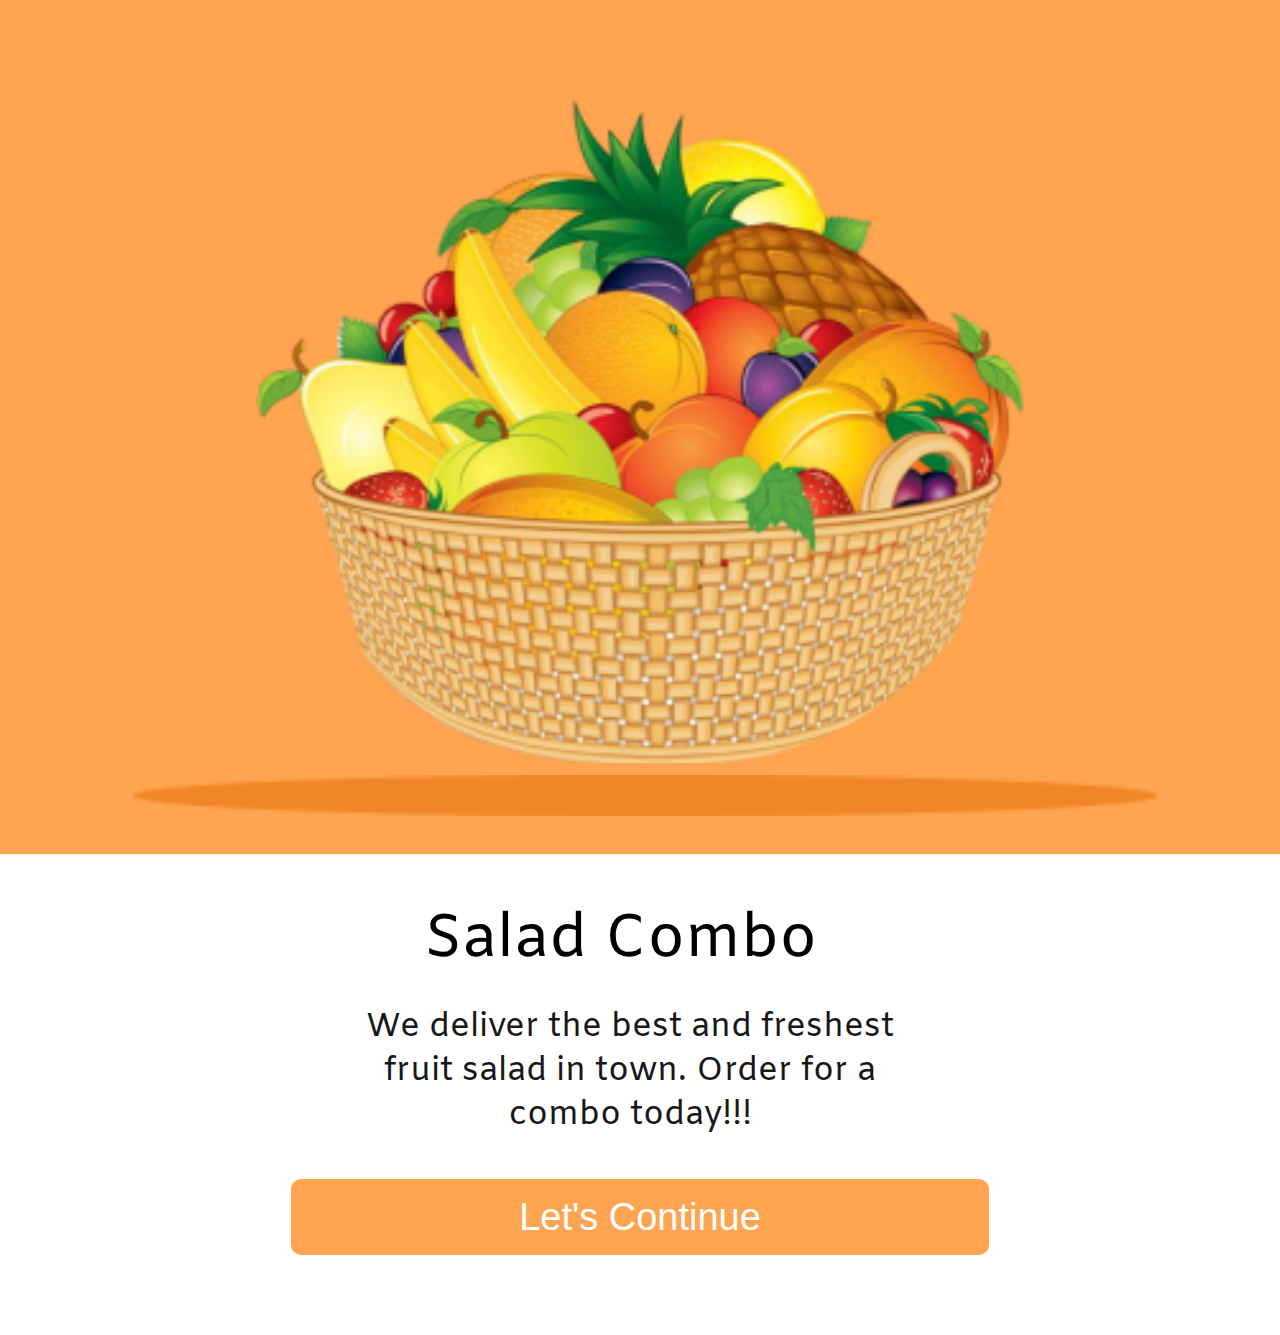
<file: index.html>
<!DOCTYPE html>
<html lang="en">
  <head>
    <meta charset="UTF-8" />
    <meta http-equiv="X-UA-Compatible" content="IE=edge" />
    <meta name="viewport" content="width=device-width, initial-scale=1.0" />
    <title>Welcome Screen</title>
    <link rel="stylesheet" href="Css/style.css" />
    <link rel="preconnect" href="https://fonts.googleapis.com" />
    <link rel="preconnect" href="https://fonts.gstatic.com" crossorigin />
    <link
      href="https://fonts.googleapis.com/css2?family=Amiko&display=swap"
      rel="stylesheet"
    />
  </head>
  <body>
    <center>
      <header class="header">
        <img src="Images/fruit.png" class="image-fruit" alt="" />

        <img src="Images/Ellipse 1.png" class="ellipse" alt="" />
      </header>
    </center>

    <main>
      <center>
        <section class="content">
          <div class="text">
            <h3 class="heading">Salad Combo</h3>
            <p class="para">
              We deliver the best and freshest fruit salad in town. Order for a
              combo today!!!
            </p>
          </div>
          <a href="home.html">
            <div class="button">
              <button class="btn-continue">Let's Continue</button>
            </div>
          </a>
        </section>
      </center>
    </main>
  </body>
</html>
</file>
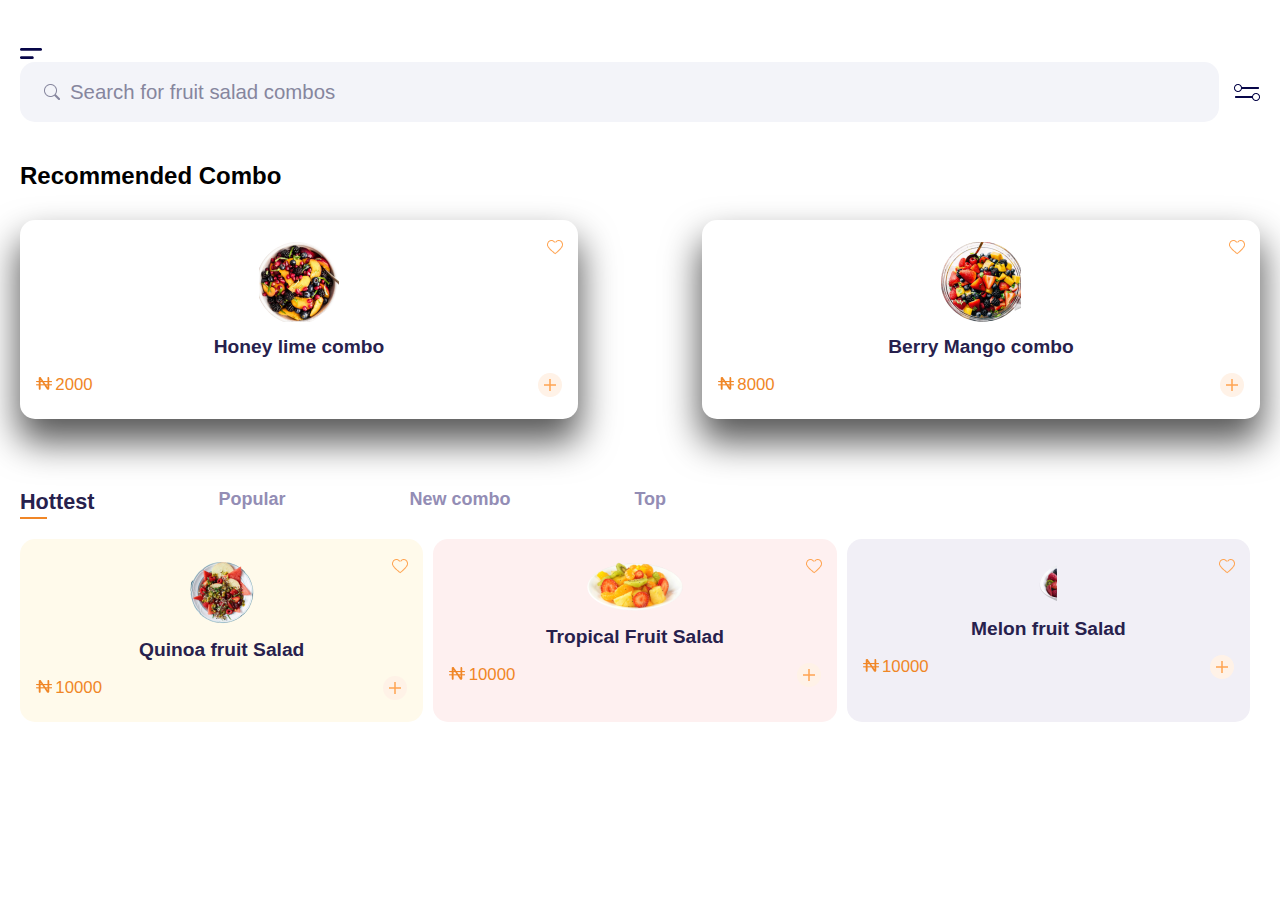
<file: home.html>
<!DOCTYPE html>
<html lang="en">
  <head>
    <meta charset="UTF-8" />
    <meta http-equiv="X-UA-Compatible" content="IE=edge" />
    <meta name="viewport" content="width=device-width, initial-scale=1.0" />
    <title>Home</title>
    <link rel="stylesheet" href="Css/home.css" />
  </head>
  <body>
<div class="container">
      <header>
        <a href="index.html">
        <img src="Images/Fruit Salad/Group 4.png" alt="vector" />
          </a>
        <div class="group-item">
          <div class="search-bar">
            <img src="Images/Fruit Salad/Group.png" alt="search tool" />
            <input type="text" value="Search for fruit salad combos" />
          </div>
          <img src="Images/Fruit Salad/Group 6.png" alt="" />
        </div>
      </header>
      <main>
        <h1>Recommended Combo</h1>
        <div class="cards">
          <div class="card">
            <img
              src="Images/Fruit Salad/Vector (Stroke).png"
              alt=""
              class="heart"
            />
            <img
              src="Images/Fruit Salad/Honey-Lime-Peach-Fruit-Salad-3-725x725-1-removebg-preview 1.png"
              alt=""
            />
            <h3>Honey lime combo</h3>
            <div class="price-bar">
              <div class="price">
                <img src="Images/Fruit Salad/Vector-1.png" alt="" />
                <span>2000</span>
              </div>
              <img src="Images/Fruit Salad/Group 12.png" alt="" />
            </div>
          </div>
          <div class="card">
            <img
              src="Images/Fruit Salad/Vector (Stroke).png"
              alt=""
              class="heart"
            />
            <img
              src="Images/Fruit Salad/Glowing-Berry-Fruit-Salad-8-720x720-removebg-preview 1.png"
              alt=""
            />
            <h3>Berry Mango combo</h3>
            <div class="price-bar">
              <div class="price">
                <img src="Images/Fruit Salad/Vector-1.png" alt="" />
                <span>8000</span>
              </div>
              <img src="Images/Fruit Salad/Group 12.png" alt="" />
            </div>
          </div>
        </div>
      </main>
      <footer>
        <nav>
          <a href="#" class="active">Hottest</a>
          <a href="#">Popular</a>
          <a href="#">New combo</a>
          <a href="#">Top</a>
        </nav>
        <div class="cards">
          <div class="card">
            <img
              src="Images/Fruit Salad/Vector (Stroke).png"
              alt=""
              class="heart"
            />
            
            <img
              src="Images/Fruit Salad/breakfast-quinoa-and-red-fruit-salad-134061-1-removebg-preview 1.png"
              alt=""
            />
          
            <h3>Quinoa fruit Salad</h3>
            <div class="price-bar">
              <div class="price">
                <img src="Images/Fruit Salad/Vector-1.png" alt="" />
                <span>10000</span>
              </div>
              <img src="Images/Fruit Salad/Group 12.png" alt="" />
            </div>
          </div>
          <div class="card">
            <img
              src="Images/Fruit Salad/Vector (Stroke).png"
              alt=""
              class="heart"
            />
            <img
              src="Images/Fruit Salad/Best-Ever-Tropical-Fruit-Salad8-WIDE-removebg-preview 1.png"
              alt=""
            />
            <h3>Tropical Fruit Salad</h3>
            <div class="price-bar">
              <div class="price">
                <img src="Images/Fruit Salad/Vector-1.png" alt="" />
                <span>10000</span>
              </div>
              <img src="Images/Fruit Salad/Group 12.png" alt="" />
            </div>
          </div>
          <div class="card">
            <a href="basket.html">
            <img
              src="Images/Fruit Salad/Vector (Stroke).png"
              alt=""

              class="heart"

            />
            </a>
            <img
              src="Images/Fruit Salad/BerryWorld-Kiwiberry-Fruit-Salad-LS-removebg-preview 1.png"
              alt=""
            />
            <h3>Melon fruit Salad</h3>
            <div class="price-bar">
              <div class="price">
                <img src="Images/Fruit Salad/Vector-1.png" alt="" />
                <span>10000</span>
              </div>
              <img src="Images/Fruit Salad/Group 12.png" alt="" />
            </div>
          </div>
        </div>
      </footer>
    </div>
  </body>
</html>
</file>
<file: Css/style.css>
* {
  margin: 0;
  padding: 0;
}
body {
  width: 100%;
  height: 100%;
}
header {
  background-color: #ffa451;
  height: 470px;
  width: auto;
  border: none;
  border-radius: 32px 32px 0px 0px;
  top: 0;
  left: 0;
}

.image-fruit {
  padding: 100px 35px 4px 35px;
  width: 80%;
  height: 60%;
}
.ellipse {
  padding: 4px 30px 34px 40px;
  height: 3%;
  width: 80%;
}

section.content {
  font-family: "Amiko", sans-serif;
  width: 327px;
  height: 200px;
  padding: 46px 24px 88px 24px;
  padding-top: 46px;
  border-radius: 0px 0px 32px 32px;
}

.text {
  width: 282px;
  height: 134px;
  left: 46px;
  top: 515px;
  text-align: center;
  padding-left: 30px;
}
.heading {
  font-weight: lighter;
  font-size: 30px;
  padding-right: 25px;
}

.para {
  padding: 25px 30px 15px 10px;
  font-size: 15px;
  opacity: 90%;
  text-align: center;
}
.button {
  padding: 19px 24px 80px 24px;
}
.btn-continue {
  width: 295px;
  height: 56px;
  background-color: #ffa451;
  font-size: 20px;
  outline: none;
  border-radius: 10px;
  color: white;
  border: none;
  cursor: pointer;
}

@media only screen and (min-width: 768px) {
  header {
    width: 100%;
    height: 589px;
    border-radius: 0px;
  }
  section.content {
    width: 627px;
    height: 200px;
  }
  .text {
    width: 630px;
    height: 240px;
  }

  .image-fruit {
    width: 65%;
    height: 70%;
  }
  .ellipse {
    width: 70%;
  }

  .heading {
    font-size: 50px;
  }
  .para {
    font-size: 33px;
  }

  .btn-continue {
    width: 100%;
    height: 76px;
    font-size: 30px;
  }
}
@media only screen and (min-width: 1024px) {
  header {
    height: 100%;
  }
  .text {
    width: 100%;
    height: 100%;
  }

  .image-fruit {
    width: 60%;
  }
  .ellipse {
    width: 80%;
  }

  section.content {
    width: 746px;
    height: 260px;
  }
  .para {
    width: 80%;
    padding: 25px 5px 31px 35px;
  }
  .heading {
    font-size: 60px;
    padding-right: 100px;
  }
  .btn-continue {
    font-size: 38px;
  }
}

a{
  text-decoration: none;
}
</file>
<file: Css/home.css>
* {
    box-sizing: border-box;
    margin: 0;
    padding: 0;
  }
  body {
    font-family: Arial, sans-serif;
    font-size: 12px;
  }
  img {
    max-width: 100%;
    object-fit: contain;
  }
  
  a {
    text-decoration: none;
  }
  
  .card {
    display: flex;
    flex-direction: column;
    align-items: center;
    border-radius: 15px;
    padding: 22px 16px;
    position: relative;
    width: 45%;
  }
  
  .card .price-bar {
    display: flex;
    align-items: center;
    justify-content: space-between;
    width: 100%;
  }
  .card .price {
    color: #f08626;
  }
  
  .card span {
    font-size: 1.4em;
  }
  
  .card .heart {
    position: absolute;
    top: 20px;
    right: 15px;
  }
  
  .card > img {
    margin-bottom: 14px;
  }
  
  .card h3 {
    font-size: 1.6em;
    color: #27214d;
    font-family: Arial, sans-serif;
    margin-bottom: 15px;
  }
  
  .container {
    padding: 48px 20px;
  }
  
  header {
    display: flex;
    flex-direction: column;
    margin-bottom: 40px;
  }
  
  header > img {
    width: 30px;
    margin-bottom: 55px;
  }
  
  header .group-item {
    display: flex;
    align-items: center;
  }
  
  header .group-item .search-bar {
    width: 97%;
    background-color: #f3f4f9;
    padding: 20px 24px;
    border-radius: 15px;
    display: flex;
    align-items: center;
    margin-right: 15px;
  }
  
  header input {
    width: 90%;
    height: 20px;
    border: none;
    background-color: unset;
    margin-left: 10px;
    color: #86869e;
    font-size: 1.7em;
  }
  
  main {
    margin-bottom: 70px;
  }
  
  main h1 {
    margin-bottom: 30px;
  }
  
  main .cards {
    display: flex;
    justify-content: space-between;
  }
  
  main .card {
    box-shadow: 0px 21px 36px 2px rgba(0, 0, 0, 0.66);
    -webkit-box-shadow: 0px 21px 36px 2px rgba(0, 0, 0, 0.66);
    -moz-box-shadow: 0px 21px 36px 2px rgba(0, 0, 0, 0.66);
  }
  
  footer nav {
    display: flex;
    margin-bottom: 24px;
  }
  
  footer nav a {
    font-size: 1.5em;
    font-weight: 600;
    color: #938db5;
    margin-right: 10%;
  }
  
  footer nav a:last-of-type {
    margin-right: 0;
  }
  
  footer nav a.active {
    font-size: 1.8em;
    color: #27214d;
    position: relative;
  }
  
  footer nav a.active::after {
    content: "";
    height: 2px;
    background-color: #f08626;
    position: absolute;
    right: 64%;
    bottom: -15%;
    left: 0;
  }
  footer .cards {
    display: flex;
    justify-content: space-between;
  }
  
  footer .card {
    background-color: #fffaeb;
    margin-right: 10px;
  }
  
  footer .card:nth-child(2) {
    background-color: #fef0f0;
  }
  footer .card:nth-child(3) {
    background-color: #f1eff6;
  }
  
  @media (max-width: 575.98px) {
    .container {
      border: 1px solid #000;
      border-radius: 20px;
    }
    .card h3 {
      font-size: 1rem;
    }
  
    footer .cards {
      overflow-x: hidden;
    }
  
    footer .card {
      flex-shrink: 0;
      flex-grow: 0;
    }
  }
</file>
